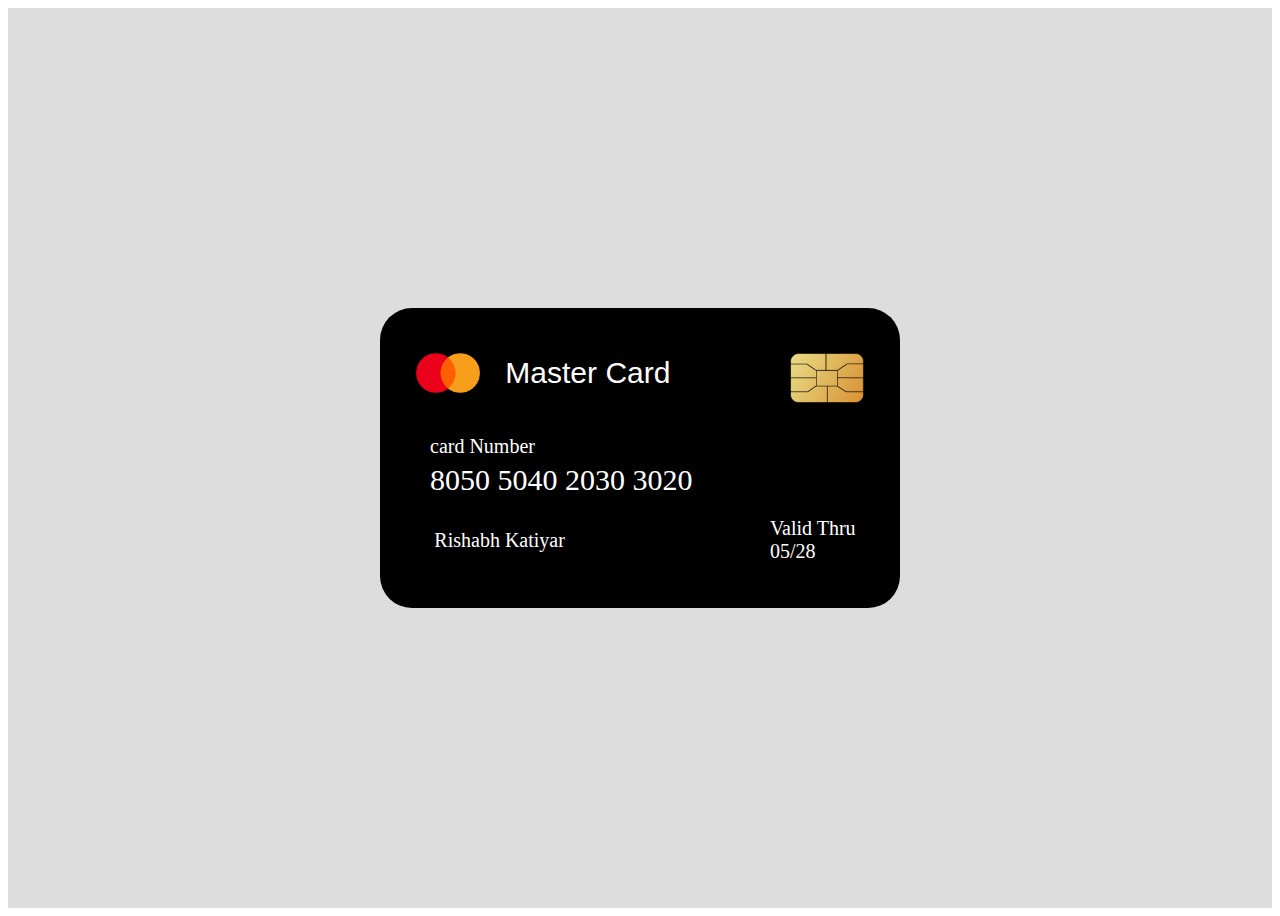
<file: Credit card/index.html>
<!DOCTYPE html>
<html lang="en">
<head>
    <meta charset="UTF-8">
    <meta name="viewport" content="width=device-width, initial-scale=1.0">
    <title>Master Card</title>
</head>
<link rel="stylesheet" href="style.css">
<body>
    <div class="master-card">
        <div class="card">
            <div class="image">
                <img class="logo" src="logo.png" alt="">
                <p class="name">Master Card</p>
                <img class="chip" src="chip.png" alt="">
            </div>
            <div class="card-number">
                <p>card Number</p>
                <p class="number">8050 5040 2030 3020</p>
            </div>
            <div class="details">
                <p class="name">Rishabh Katiyar</p>
                <div class="side-detail">
                    <p class="valid">Valid Thru</p>
                    <p class="date">05/28</p>

                </div>
               
            </div>

        </div>
    </div>
    
</body>
</html>
</file>
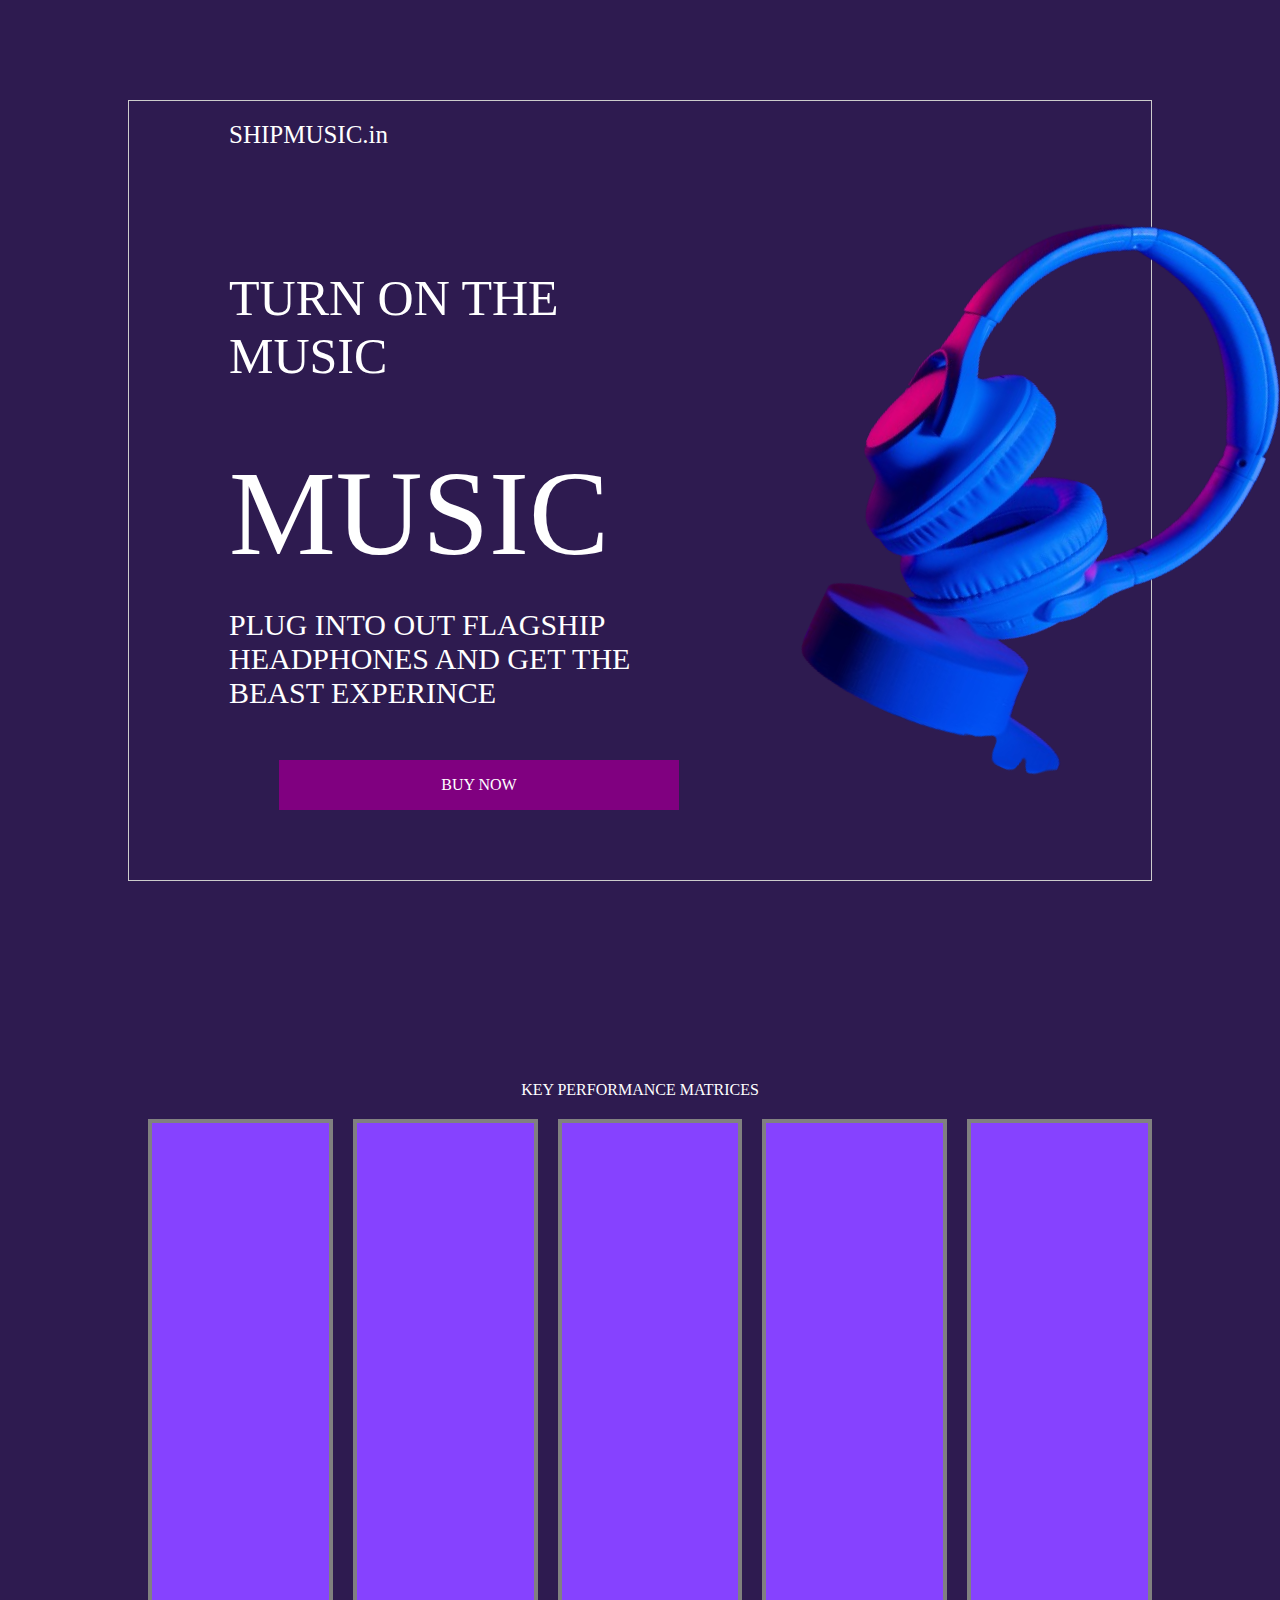
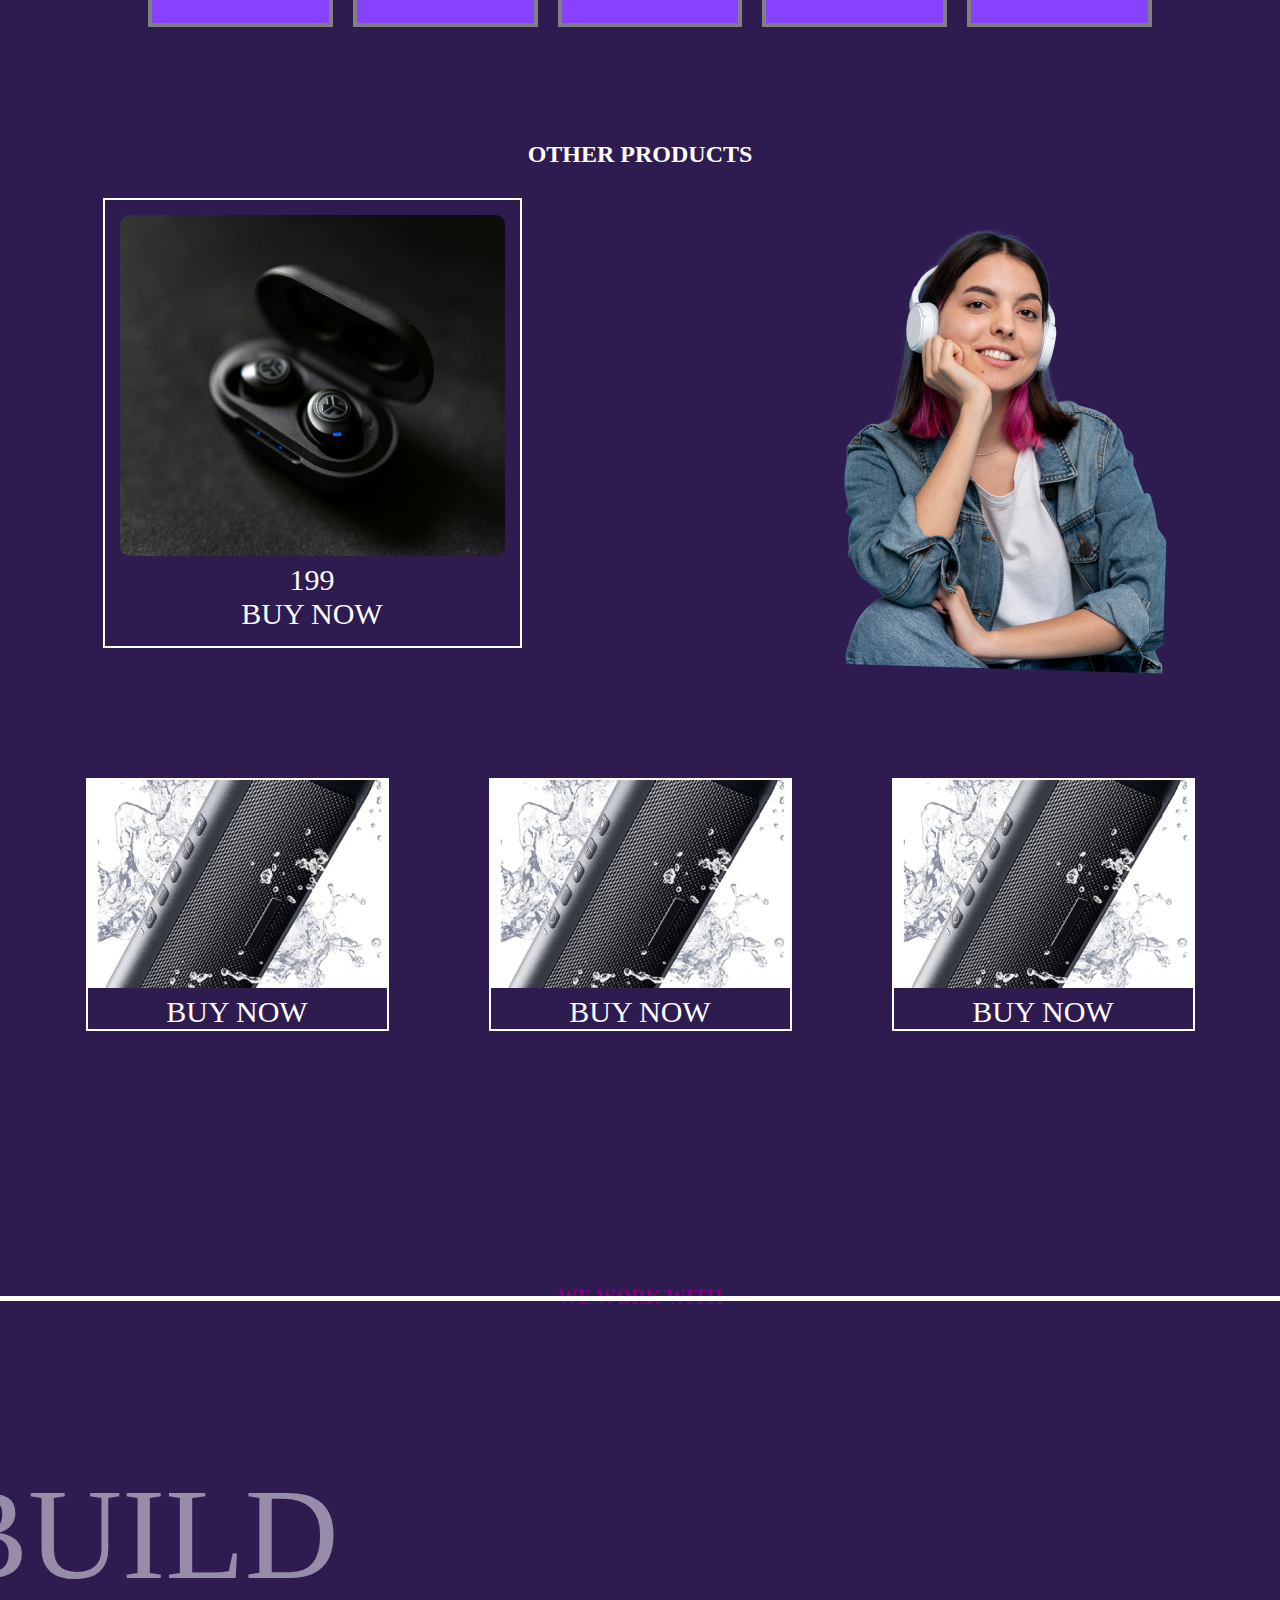
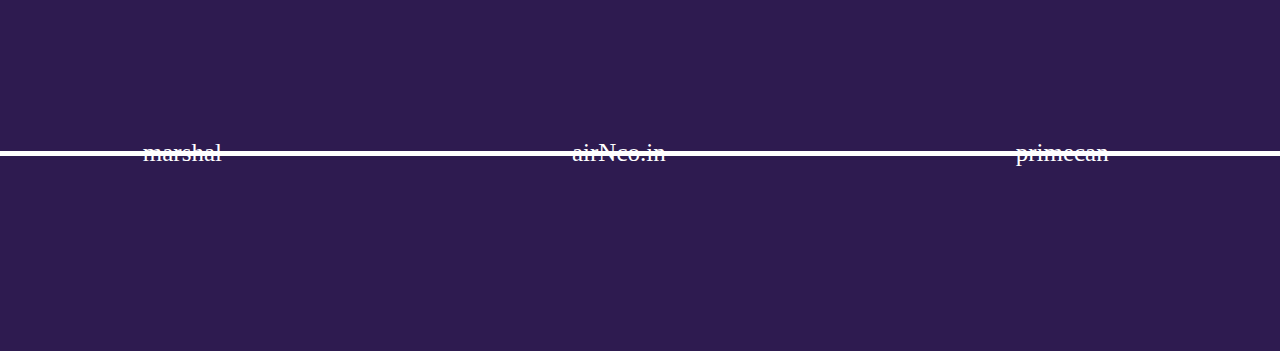
<file: design/index.html>
<!DOCTYPE html>
<html lang="en">

<head>
    <meta charset="UTF-8" />
    <meta name="viewport" content="width=device-width, initial-scale=1.0" />
    <link rel="stylesheet" href="style.css" />
    <title>Document</title>
</head>

<body>
    <div class="part1">
        
       
        <div class="block1">

            <div class="aligment">
                <div class="header">
                   <p>SHIPMUSIC.in</p>
                </div>
                
                <div class="headandnav">
                    
                    <div class="navimage"></div>
                </div>
    
                <div class="text">
                    
                    <h2 class="turnon">TURN ON THE MUSIC</h2>
                    <p class="mu">MUSIC</p>
                    <p class="plug">
                        PLUG INTO OUT FLAGSHIP HEADPHONES AND GET THE BEAST EXPERINCE
                    </p>
                    <div class="button">
                        <p class="buy">BUY NOW</p>
                    </div>
                </div>
    

            </div>
            

            <div class="image">
                <img src="./Headphones.png" alt="" />
            </div>
        </div>
    </div>

    


    </div>

    

    </div>

    <div class="break"></div>
   
    <div class="part2">

        <div class="heading">
            <p class="head">KEY PERFORMANCE MATRICES</p>
        </div>

        <div class="boxes">
            <div class="boxes"></div>
            <div class="box1"></div>
            <div class="box2"></div>
            <div class="box3"></div>
            <div class="box4"></div>
            <div class="box5"></div>

        </div>
       
    </div>

    <div class="break"></div>

    <div class="part3">
        <div class="other">
            <h2 class="head">
                OTHER PRODUCTS
            </h2>
        </div>
        <div class="buy5">
            <div class="speaker">
                <div class="img1">
                    <img src="./Product-1.png" alt="">
                    <p class="r">199</p>
                    <p class="buynow">BUY NOW</p>
                </div>
            </div>
            <div class="girl">
                <div class="image2">
                    <img src="./Girl Wearing Headphones.png" alt="">
                </div>
            </div>
            
        </div>
    <div class="break"></div>

        

        <div class="images">
            <div class="imagetobuy1">
                <img src="./Product-2.png" alt="">
                <p>BUY NOW</p>
            </div>
            <div class="imagetobuy1">
                <img src="./Product-2.png" alt="">
                <p>BUY NOW</p>

            </div>
            <div class="imagetobuy1">
                <img src="./Product-2.png" alt="">
                <p>BUY NOW</p>

            </div>
        </div>
    </div>
    <div class="break"></div>
    <div class="part4">
        <h1>WE WORK WITH</h1>
        <P class="build"> BUILD</P>
        <div class="company">
            <p class="1">apple</p>
            <p class="1">marshal</p>
            <p class="1">airNco.in</p>
            <p class="1">primecan</p>
            <p class="1">leaf.min</p>

        </div>
    </div>
    <div class="break"></div>
    <div class="part5"></div>
</body>

</html>
</file>
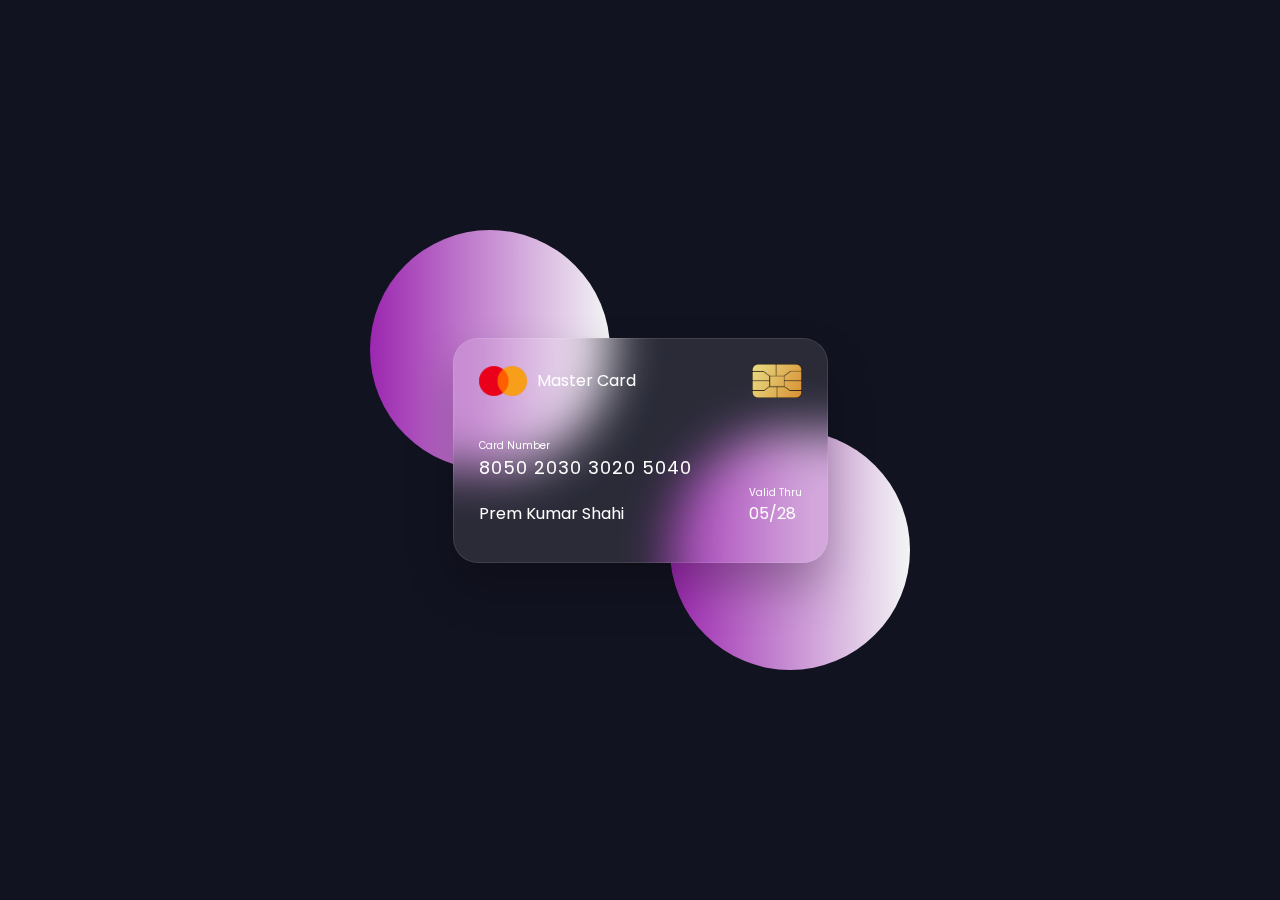
<file: Flippig card/index.html>
<!DOCTYPE html>

<html lang="en">
  <head>
    <meta charset="UTF-8" />
    <meta http-equiv="X-UA-Compatible" content="IE=edge" />
    <meta name="viewport" content="width=device-width, initial-scale=1.0" />
    <title>Flipping Card UI Design</title>
    <link rel="stylesheet" href="style.css" />
  </head>
  <body>
    <section>
      <div class="container">
        <div class="card front-face">
          <header>
            <span class="logo">
              <img src="logo.png" alt="" />
              <h5>Master Card</h5>
            </span>
           <img src="chip.png" alt="" class="chip" />
          </header>

          <div class="card-details">
            <div class="name-number">
              <h6>Card Number</h6>
              <h5 class="number">8050 2030 3020 5040</h5>
              <h5 class="name">Prem Kumar Shahi</h5>
            </div>

            <div class="valid-date">
              <h6>Valid Thru</h6>
              <h5>05/28</h5>
            </div>
          </div>
        </div>

        <div class="card back-face">
          <h6>
            For customer service call +977 4343 3433 or email at
            mastercard@gmail.com
          </h6>
          <span class="magnetic-strip"></span>
          <div class="signature"><i>005</i></div>
          <h5>
            Lorem ipsum dolor sit amet, consectetur adipisicing elit. Officia
            maiores sed doloremque nesciunt neque beatae voluptatibus doloribus.
            Libero et quis magni magnam nihil temporibus? Facere consectetur
            dolore reiciendis et veniam.
          </h5>
        </div>
      </div>
    </section>
  </body>
</html>
</file>
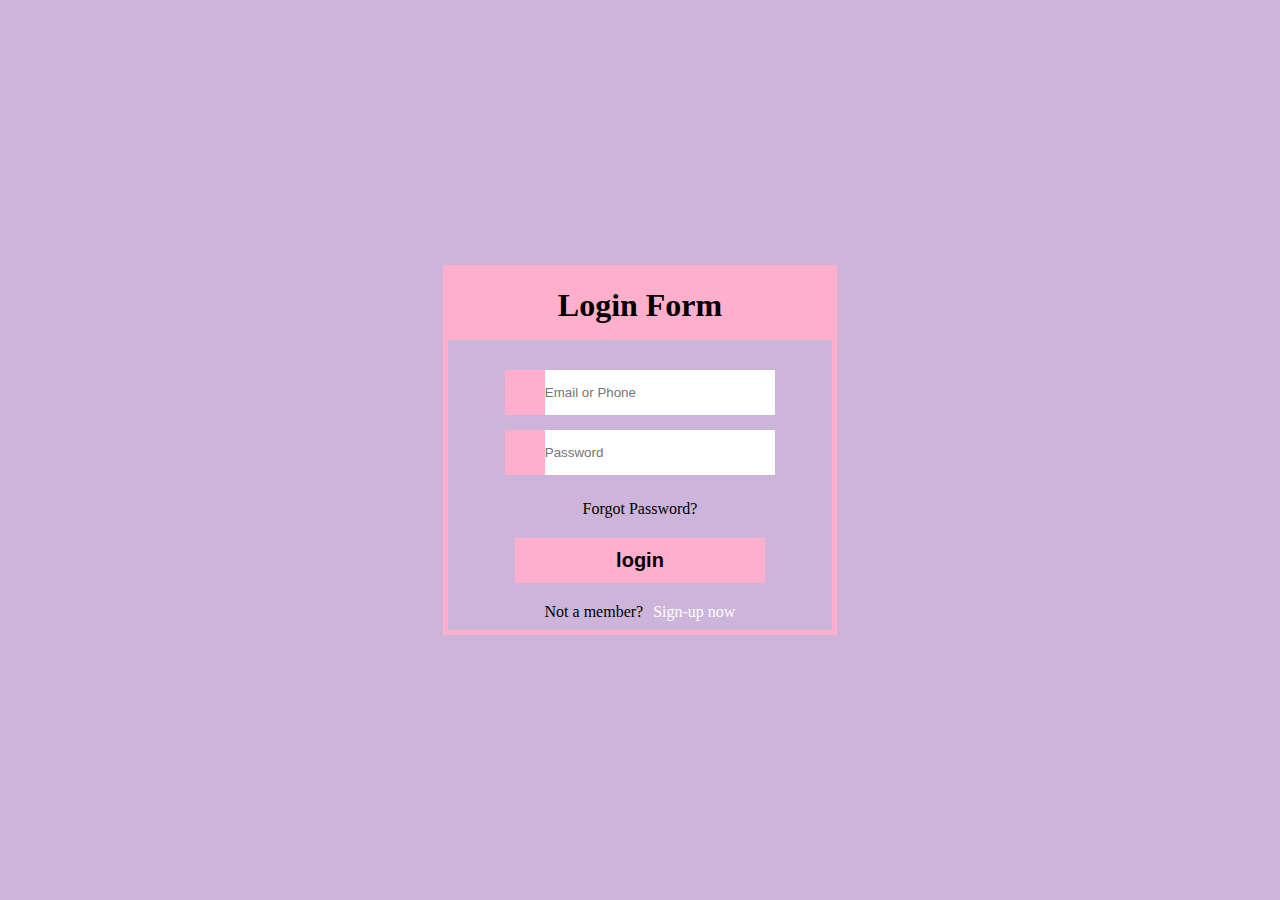
<file: Login Form/index.html>
<!DOCTYPE html>
<html lang="en">
<head>
    <link rel="stylesheet" href="style.css">
    <meta charset="UTF-8">
    <meta name="viewport" content="width=device-width, initial-scale=1.0">
    <link rel="stylesheet" href="https://cdnjs.cloudflare.com/ajax/libs/font-awesome/6.5.1/css/all.min.css" integrity="sha512-DTOQO9RWCH3ppGqcWaEA1BIZOC6xxalwEsw9c2QQeAIftl+Vegovlnee1c9QX4TctnWMn13TZye+giMm8e2LwA==" crossorigin="anonymous" referrerpolicy="no-referrer" />

    <title>Document</title>
</head>
<body>
    <div class="box">
        <div class="heading">
            <h1>Login Form</h1>

        </div>
        <div class="email">
            <div class="image">
                <i class="fa-regular fa-user"></i>
            </div>
            
            <input type="Email or Phone" placeholder="Email or Phone">
            

        </div>
        <div class="pass">
            <div class="image">
                <i class="fa-solid fa-lock"></i>
            </div>
           
            <input type="Password" placeholder="Password">

        </div>
        <div class="forget">
            <p>Forgot Password?</p>

        </div>
        <div class="login">
            <button>login</button>

        </div>
        <div class="info">
            <p>Not a member?</p>
            <p class="color">Sign-up now</p>

        </div>
       
    </div>
    
</body>
</html>
</file>
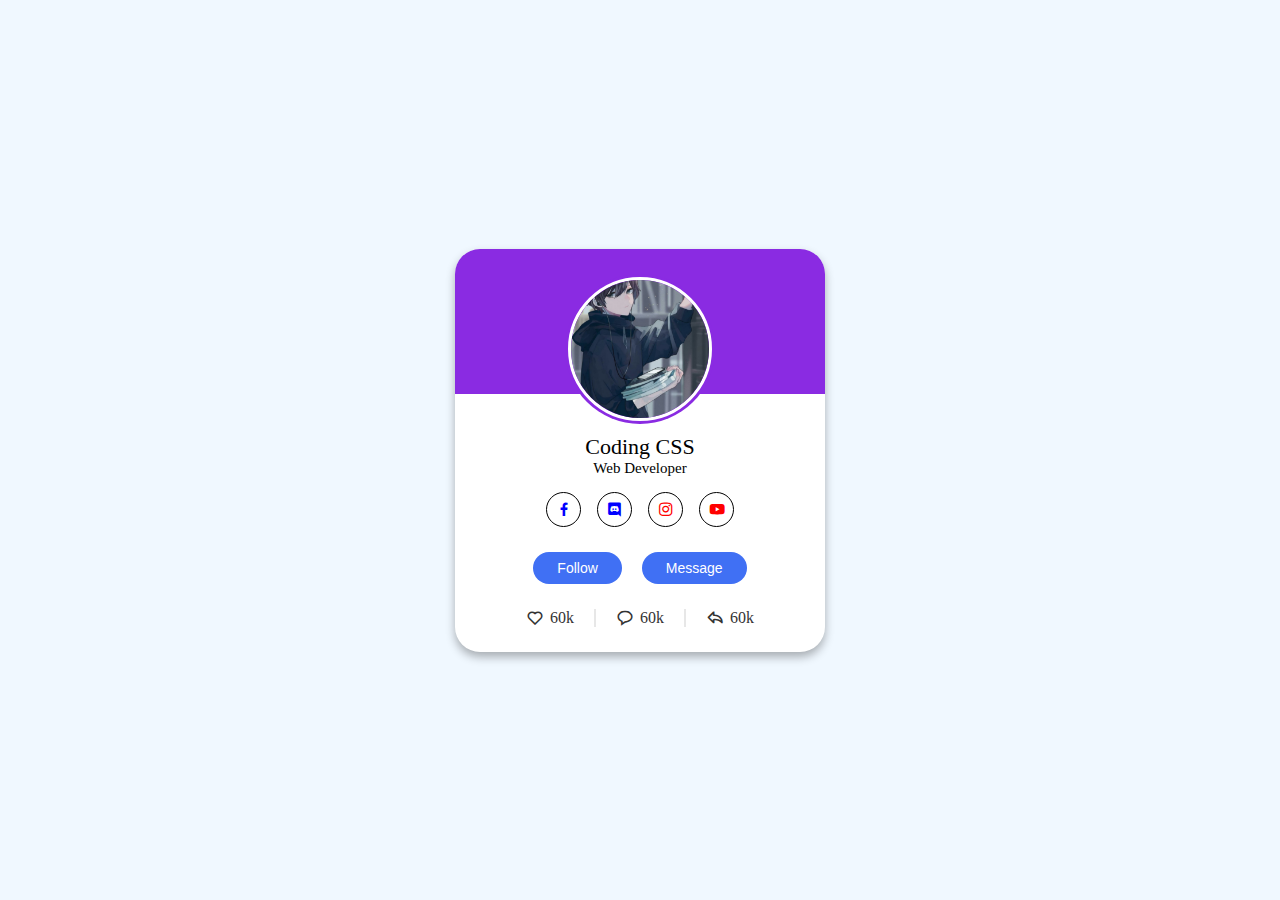
<file: Responsive Profile Card/index.html>
<!DOCTYPE html>
<html lang="en">
<head>
    <meta charset="UTF-8">
    <link rel="stylesheet" href="style.css">
    <link href='https://unpkg.com/boxicons@2.1.4/css/boxicons.min.css' rel='stylesheet'>
    <meta name="viewport" content="width=device-width, initial-scale=1.0">
    <title>Profile Card UI Design</title>
</head>
<body>
    
        <div class="profile-card">
            <div class="image">
                <img src="peakpx.jpg" alt="" class="profile-img">
            </div>
        <div>

        <div class="text-data">
            <span class="name">Coding CSS</span>
            <span class="job">Web Developer</span>
        </div>

        <div class="media-button">
            <a href="#" class="link">
                <i class='bx bxl-facebook'></i>
            </a>
            <a href="#" class="link">
                <i class='bx bxl-discord' ></i>
            </a>

            <a href="#"  style="color:red ;" class="link">
                <i class='bx bxl-instagram' ></i>
            </a>
            <a href="#" style="color:red ;" class="link">
                <i class='bx bxl-youtube' ></i>
            </a>

        </div>

        <div class="buttons">
            <button class="button">Follow</button>
            <button class="button">Message</button>

        </div>

        <div class="analytics">
            <div class="data">
                <i class="bx bx-heart"></i>
                <span class="number">
                    60k
                </span>
            </div>
            <div class="data">
                <i class="bx bx-message-rounded"></i>
                <span class="number">
                    60k
                </span>
            </div>
            <div class="data">
                <i class="bx bx-share"></i>
                <span class="number">
                    60k
                </span>
            </div>
        </div>
           
    
</body>
</html>
</file>
<file: Credit card/style.css>
.master-card{
    margin: 0;
    padding: 0;
    display: flex;
    height: 100vh;
    width: auto;
    background-color: #DDDDDD;
    align-items: center;
    justify-content: center;
}

.card{
    display: flex;
    align-items: center;
    justify-content: center;
    width: 520px;
    height: 300px;
    background-color: black;
    color: white;
    flex-direction: column;
    border-radius: 32px;
    



}

.image{
    
    display: flex;
    margin-top: 20px;
    margin-bottom: 10px;


}

.image p{
    margin-right: 60px;
    
    font-weight: 400;
    font-size: 30px;
    font-family: 'Franklin Gothic Medium', 'Arial Narrow', Arial, sans-serif;
    margin-bottom: 15px;
    justify-content: center;
    align-items: center;
    margin-top: 3px;
}

.logo{
    height:40px ;
    width: auto;
    margin-right: 15px;
}

.chip{
    height:50px ;
    width: auto;
    margin-left:60px ;

}

.card-number{
    display: flex;
    flex-direction: column;
    justify-content: flex-start;
    align-items: flex-start;
    width: 420px;
    
    
    
}

.card-number p{
    font-size: 20px;
    margin-bottom: 0%;

}

.number {
    font-size: 30px !important;
    margin-top: 5px !important;
   
    margin-bottom: 10px;
}

.details{
    display: flex;
    font-size: 20px;
    align-items: center;
    justify-content: center;
  
    
}

.name{
    margin-right: 170px;
    margin-left: 10px;
}

.side-detail{
    margin-left: 35px;
    
}

.date{
    margin-top: 0px ;
}
.valid{
    margin-bottom: 0px;
}
</file>
<file: design/style.css>
/* color code */

/* 1. 2E1B50
2. 8642FF
3. 955AFF
4. D04EFE
5. 4945FF */


*{
    margin: 0;
    padding: 0;
    font-family: 'Jura', "inter";
}

body{
 background-color:#2E1B50 ;
 color: white;
 
}

/* CSS for positioning the image on the right, giving a border, and occupying full div */
.block1 {
    display: flex;
    align-items: center;
   
    border: 1px solid #ccc; /* Border for the entire block */
  }
  
  .text {
    flex: 1;
    padding: 20px;
    margin-left: 80px; /* Adding padding for better spacing */
  }
  
  .image {
    margin-left: 20px;
    /* Adjust the margin as needed */
     /* Border for the image */
  }
  
  /* Additional styling to improve layout */
  .part1 {
    width: 80%; /* Adjust the max-width as needed */
    margin: 0 auto; /* Center the content */
    margin-top: 100px;

  }
  
.block1{
    margin: 0%;
}

.break{
    width: 100%;
    height: 200px;


}


/* Your existing CSS styles here */

/* Your existing CSS styles here */

.part2 {
    display: flex;
    flex-direction: column; /* Align items in a row */
    width: 80%;
    height: 60vh; /* 60% of the viewport height */
    margin: 0 auto; /* Center the container horizontally */
  }
  
  .heading {
    text-align: center;
    width: 100%; /* Full width for the heading */
    margin-bottom: 20px; /* Adjust margin as needed */
  }
  
  .box1,
  .box2,
  .box3,
  .box4,
  .box5 {
    flex: 1; /* Distribute available space equally among the boxes */
    height: 100%; /* Full height for the boxes */
    background-color: #ddd; /* Set background color as needed */
    margin-right: 10px;
    border: 2px solid white; /* Adjust margin between boxes */
  }
  
  .box5 {
    margin-right: 0; /* Remove margin for the last box */
  }

  .boxes{
    display: flex;
    height: 500px;
    gap: 20px;
  }

  .part3 {
    display: flex;
    flex-direction: column; /* Align items in a row */
    width: 80%;
    height: 70vh; /* 60% of the viewport height */
    margin: 0 auto;
    justify-content: center;
    margin-top: 500px; /* Center the container horizontally */
  }

  .buy{
    display: flex;
    justify-content: center;
    align-items: center;
    gap: 400px;
  }

.other{
    display: flex;
    text-align: center;
    align-items: center;
    justify-content: center;
}

.images{
    margin-top: 100px;
    display: flex;
    gap: 100px;
    justify-content: center;
    align-items: center;
   
}

.part4{
    height: 50vh;
    width: 100%;
    display: flex;
    flex-direction: column;
    gap: 50px;
    justify-content: center;
    align-items: center;
    outline: 5px solid white;
    margin-top: 200px;
}

.company{
    display: flex;

}

.header{
    font-size: 25px;
    margin-bottom: 100px;
    margin-left: 100px;
    margin-top: 20px;
    
}

.turnon{
    font-size: 50px;
    font-weight: 400;
    margin-bottom: 60px
    
}

.mu{
    font-size: 120px;
    
}

.plug{
    font-size: 30px;
    font-weight: 200;
    margin-top: 25px;
    margin-bottom: 30px
}

.buy{
    height: 50px;
    background-color: purple;
    width: 400px;
    margin-top: 50px;
    margin-bottom: 50px;
    margin-left: 50px;

}

.part3{
    margin-top: 50px;
}

.buy5{
    display: flex;
    align-items: center;
    justify-content: center;
    gap: 300px;
}

.box1 ,.box2, .box3, .box4, .box5{
    background-color:#8642FF ;
    margin: 0px;
    padding: 0px;
    outline: none !important;
    border: 4px solid gray !important;;
}

.img1{
    border: 2px solid white;
    padding: 15px;
    text-align: center;
    font-size: 30px;
    font-weight: 300;
}

.imagetobuy1{
    border: 2px solid white;
    justify-content:center ;
    text-align: center;
    font-size: 30px;
    font-weight: 300;

}


.part4 h1{
    font-size: 20px;
    color: purple;
}

.build{
    font-size: 130px;
    margin-right: 1000px;
    opacity: 0.5;
    margin-top: 100px;
}

.company{
    display: flex;
    gap: 350px;
    font-size: 25px;
    margin-top: 80px;
}
</file>
<file: Flippig card/style.css>
@import url("https://fonts.googleapis.com/css2?family=Poppins:wght@300;400;500;600&display=swap");

* {
  margin: 0;
  padding: 0;
  box-sizing: border-box;
  font-family: "Poppins", sans-serif;
}
section {
  position: relative;
  min-height: 100vh;
  width: 100%;
  background: #121321;
  display: flex;
  align-items: center;
  justify-content: center;
  color: #fff;
  perspective: 1000px;
}
section::before {
  content: "";
  position: absolute;
  height: 240px;
  width: 240px;
  border-radius: 50%;
  transform: translate(-150px, -100px);
  background: linear-gradient(90deg, #9c27b0, #f3f5f5);
}
section::after {
  content: "";
  position: absolute;
  height: 240px;
  width: 240px;
  border-radius: 50%;
  transform: translate(150px, 100px);
  background: linear-gradient(90deg, #9c27b0, #f3f5f5);
}
.container {
  position: relative;
  height: 225px;
  width: 375px;
  z-index: 100;
  transition: 0.6s;
  transform-style: preserve-3d;
}
.container:hover {
  transform: rotateY(180deg);
}
.container .card {
  position: absolute;
  height: 100%;
  width: 100%;
  padding: 25px;
  border-radius: 25px;
  backdrop-filter: blur(25px);
  background: rgba(255, 255, 255, 0.1);
  box-shadow: 0 25px 45px rgba(0, 0, 0, 0.25);
  border: 1px solid rgba(255, 255, 255, 0.1);
  backface-visibility: hidden;
}
.front-face header,
.front-face .logo {
  display: flex;
  align-items: center;
}
.front-face header {
  justify-content: space-between;
}
.front-face .logo img {
  width: 48px;
  margin-right: 10px;
}
h5 {
  font-size: 16px;
  font-weight: 400;
}
.front-face .chip {
  width: 50px;
}
.front-face .card-details {
  display: flex;
  margin-top: 40px;
  align-items: flex-end;
  justify-content: space-between;
}
h6 {
  font-size: 10px;
  font-weight: 400;
}
h5.number {
  font-size: 18px;
  letter-spacing: 1px;
}
h5.name {
  margin-top: 20px;
}
.card.back-face {
  border: none;
  padding: 15px 25px 25px 25px;
  transform: rotateY(180deg);
}
.card.back-face h6 {
  font-size: 8px;
}
.card.back-face .magnetic-strip {
  position: absolute;
  top: 40px;
  left: 0;
  height: 45px;
  width: 100%;
  background: #000;
}
.card.back-face .signature {
  display: flex;
  justify-content: flex-end;
  align-items: center;
  margin-top: 80px;
  height: 40px;
  width: 85%;
  border-radius: 6px;
  background: repeating-linear-gradient(
    #fff,
    #fff 3px,
    #efefef 0px,
    #efefef 9px
  );
}
.signature i {
  color: #000;
  font-size: 12px;
  padding: 4px 6px;
  border-radius: 4px;
  background-color: #fff;
  margin-right: -30px;
  z-index: -1;
}
.card.back-face h5 {
  font-size: 8px;
  margin-top: 15px;
}
</file>
<file: Login Form/style.css>
*{
    margin: 0;
    padding: 0;
}

body {
    background:#CDB4DB;
    height: 100vh;
    width: 100%;
    display: flex;
    align-items: center;
    justify-content: center;
}

.box{
    display: flex;
    flex-direction: column;
    height: 40vh;
    width: 30%;
    border: 5px solid #FFAFCC;
    
}

.heading{
    background-color: #FFAFCC;
    padding: 5px;
    display: flex;
    justify-content: center;
    align-items: center;
    height: 60px;
    

}

.email {
    display: flex;
    justify-content: center;
    margin-top: 30px;
   
    
}

.pass {
    display: flex;
    justify-content: center;
    margin-top: 15px;
    
    
    
}

input {
        height: 45px;
        width: 60%;
        border: none;
}


.image{

    display: flex;
    justify-content: center;
    align-items: center;
    background-color:#FFAFCC ;
    height: 45px;
    width: 40px;

}

.forget{
    display: flex;
    align-items: center;
    justify-content: center;
    margin-top: 25px;

}

.login{
    display: flex;
    align-items: center;
    justify-content: center;
    margin-top: 20px;
    
    
}

.login button{
    height: 45px;
    width: 65%;
    background-color:#FFAFCC ;
    font-weight: 600;
    font-size: 20px;
    border: none;

}

.info{
    display: flex;
    justify-content: center;
    align-items: center;
    margin-top: 20px;
    gap: 10px;
}

.color{
    color: white;
}
</file>
<file: Responsive Profile Card/style.css>
*{
    margin: 0px;
    padding: 0px;
    box-sizing: border-box;
}

body{
    height: 100vh;
    display: flex;
    align-items: center;
    justify-content:center ;
    background-color: aliceblue;
}



.image{
    position: relative;
    height: 150px;
    width: 150px;
    border-radius: 50%;
    background-color: blueviolet;
    padding: 3px;
    margin-bottom: 10px;

}

.profile-img{
    
    height: 100%;
    width: 100%;
    object-fit: cover;
    border-radius: 50%;
    border: 3px solid white;
}

.profile-card{
    display: flex;
    flex-direction: column;
    align-items: center;
    max-width:370px ;
    background: white;
    width: 100%;
    box-shadow: 0 5px 10px rgba(0,0,0,0.3);
    border-radius: 25px;
    padding: 25px;
    position: relative;

}

.profile-card::before{
    content: "";
    position: absolute;
    height: 36%;
    width: 100%;
    background-color:blueviolet;
    top:0;
    left: 0;
    border-radius: 25px 25px 0 0 ;


}

.text-data{
    display: flex;
    flex-direction: column;
    align-items: center;
}

.name{
    font-size: 22px;
    font-weight: 500;
}

.job{
    font-size: 15px;
    font-weight: 400;
}

.media-button{
    display: flex;
    align-items: center;
    justify-content: center;
    margin-top: 15px;

}

.link{
    text-decoration: none;
    background-color:white ;
    height: 35px;
    width: 35px;
    margin: 0 8px;
    display: flex;
    border-radius: 50%;
    align-items: center;
    justify-content: center;
    color: blue;
    font-size: 18px;
    border: 1px solid black ;
    

    
}

.buttons{
display: flex;
align-items: center;
justify-content: center;
margin-top: 25px;


}

.button{
    padding: 8px 24px;
    background-color:#4070f4 ;
    margin: 0 10px;
    border-radius: 24px;
    border: none;
    color: white;
    font-size: 14px;
    font-weight: 400;
    cursor: pointer;
    transition: all 0.3s ease;

}

.button:hover{
    background-color: blue;

}

.analytics{
    display: flex;
    align-items: center;
    justify-content: center;
    margin-top: 25px;
   
}

.data{
    display: flex;
    align-items: center;
    color: #333;
    padding: 0 20px;
    border-right:2px solid #e7e7e7 ;
}
.data:last-child{
    border-right: none;
    
}

.data i{
    font-size: 18px;
    margin-right:6px ;
}
</file>
